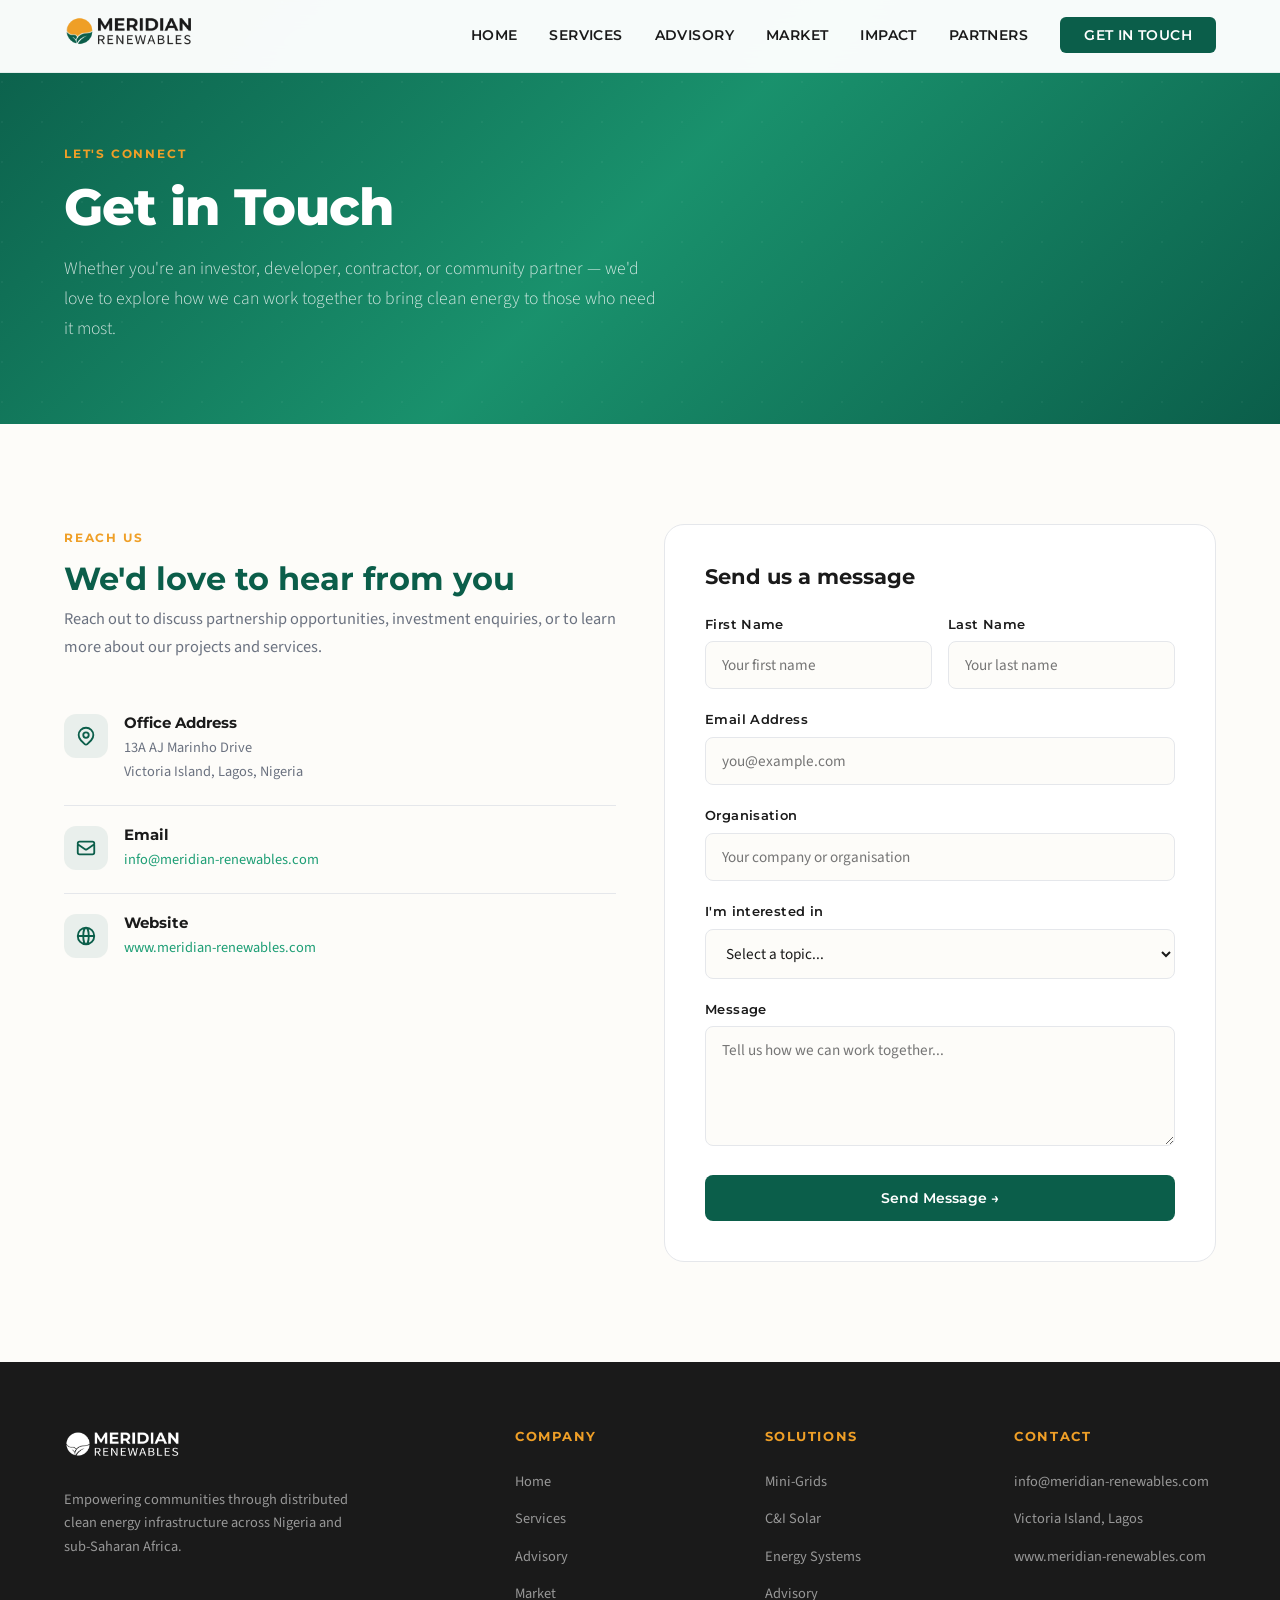
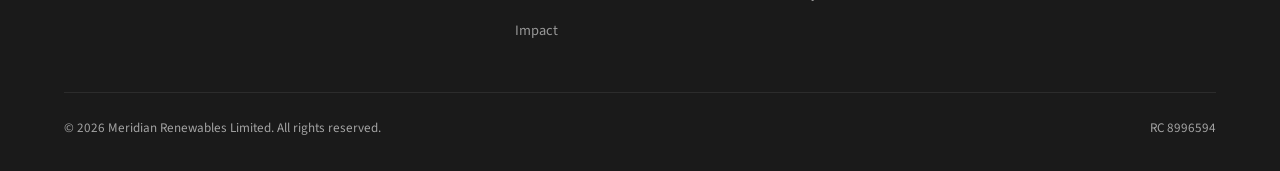
<file: contact.html>
<!DOCTYPE html>
<html lang="en">
<head>
<meta charset="UTF-8">
<meta name="viewport" content="width=device-width, initial-scale=1.0">
<title>Contact Us — Meridian Renewables</title>
<meta name="description" content="Get in touch with Meridian Renewables. Located at Victoria Island, Lagos, Nigeria.">
<meta name="theme-color" content="#0B5E4A" media="(prefers-color-scheme: light)">
<meta name="theme-color" content="#121518" media="(prefers-color-scheme: dark)">
<link rel="canonical" href="https://www.meridian-renewables.com/contact.html">
<link rel="icon" type="image/png" href="images/favicon.png">
<link rel="apple-touch-icon" href="images/favicon.png">
<meta property="og:type" content="website">
<meta property="og:title" content="Contact Us — Meridian Renewables">
<meta property="og:description" content="Get in touch with Meridian Renewables. Located at Victoria Island, Lagos, Nigeria.">
<meta property="og:url" content="https://www.meridian-renewables.com/contact.html">
<meta property="og:image" content="https://www.meridian-renewables.com/images/logo-horizontal.png">
<meta name="twitter:card" content="summary_large_image">
<meta name="twitter:title" content="Contact Us — Meridian Renewables">
<meta name="twitter:description" content="Get in touch with Meridian Renewables. Located at Victoria Island, Lagos, Nigeria.">
<meta name="twitter:image" content="https://www.meridian-renewables.com/images/logo-horizontal.png">
<link rel="preconnect" href="https://fonts.googleapis.com">
<link rel="preconnect" href="https://fonts.gstatic.com" crossorigin>
<link rel="preload" as="style" href="https://fonts.googleapis.com/css2?family=Montserrat:wght@400;500;600;700;800&family=Source+Sans+3:ital,wght@0,300;0,400;0,500;0,600;0,700;1,400&display=swap">
<link href="https://fonts.googleapis.com/css2?family=Montserrat:wght@400;500;600;700;800&family=Source+Sans+3:ital,wght@0,300;0,400;0,500;0,600;0,700;1,400&display=swap" rel="stylesheet" media="print" data-font>
<noscript><link href="https://fonts.googleapis.com/css2?family=Montserrat:wght@400;500;600;700;800&family=Source+Sans+3:ital,wght@0,300;0,400;0,500;0,600;0,700;1,400&display=swap" rel="stylesheet"></noscript>
<link rel="stylesheet" href="css/style.min.css">
</head>
<body>
<a href="#main" class="skip-link">Skip to main content</a>

<!-- NAVIGATION -->
<nav class="nav" id="nav">
  <div class="nav-inner">
    <a href="index.html" class="nav-logo">
      <picture><source srcset="images/logo-horizontal-dark.webp" type="image/webp" media="(prefers-color-scheme: dark)"><source srcset="images/logo-horizontal.webp" type="image/webp"><source srcset="images/logo-horizontal-dark.png" media="(prefers-color-scheme: dark)"><img src="images/logo-horizontal.png" alt="Meridian Renewables" width="131" height="40"></picture>
    </a>
    <ul class="nav-links" id="navLinks">
      <li><a href="index.html">Home</a></li>
      <li><a href="services.html">Services</a></li>
      <li><a href="advisory.html">Advisory</a></li>
      <li><a href="market.html">Market</a></li>
      <li><a href="impact.html">Impact</a></li>
      <li><a href="partners.html">Partners</a></li>
      <li><a href="contact.html" class="nav-cta active">Get in Touch</a></li>
    </ul>
    <div class="nav-hamburger" id="hamburger">
      <span></span><span></span><span></span>
    </div>
  </div>
</nav>

<!-- PAGE HERO -->
<main id="main">
<section class="page-hero" style="background-image: url('https://images.unsplash.com/photo-1532601224476-15c79f2f7a51?w=1400&q=70');">
  <div class="container page-hero-content">
    <span class="section-tag">Let's Connect</span>
    <h1>Get in Touch</h1>
    <p>Whether you're an investor, developer, contractor, or community partner — we'd love to explore how we can work together to bring clean energy to those who need it most.</p>
  </div>
</section>

<!-- CONTACT CONTENT -->
<section class="section section-light">
  <div class="container">
    <div class="contact-grid fade-up">
      <div>
        <span class="section-tag">Reach Us</span>
        <h2 style="font-size: 2rem; color: var(--forest); margin-bottom: 8px;">We'd love to hear from you</h2>
        <p style="color: var(--grey-500); margin-bottom: 32px; font-size: 1.02rem;">Reach out to discuss partnership opportunities, investment enquiries, or to learn more about our projects and services.</p>

        <div class="contact-info-card">
          <div class="contact-info-icon">
            <svg aria-hidden="true" fill="none" stroke="currentColor" viewBox="0 0 24 24"><path stroke-linecap="round" stroke-linejoin="round" stroke-width="2" d="M17.657 16.657L13.414 20.9a1.998 1.998 0 01-2.827 0l-4.244-4.243a8 8 0 1111.314 0z"/><path stroke-linecap="round" stroke-linejoin="round" stroke-width="2" d="M15 11a3 3 0 11-6 0 3 3 0 016 0z"/></svg>
          </div>
          <div>
            <h4>Office Address</h4>
            <p>13A AJ Marinho Drive<br>Victoria Island, Lagos, Nigeria</p>
          </div>
        </div>

        <div class="contact-info-card">
          <div class="contact-info-icon">
            <svg aria-hidden="true" fill="none" stroke="currentColor" viewBox="0 0 24 24"><path stroke-linecap="round" stroke-linejoin="round" stroke-width="2" d="M3 8l7.89 5.26a2 2 0 002.22 0L21 8M5 19h14a2 2 0 002-2V7a2 2 0 00-2-2H5a2 2 0 00-2 2v10a2 2 0 002 2z"/></svg>
          </div>
          <div>
            <h4>Email</h4>
            <p><a href="mailto:info@meridian-renewables.com" style="color: var(--emerald);">info@meridian-renewables.com</a></p>
          </div>
        </div>

        <div class="contact-info-card">
          <div class="contact-info-icon">
            <svg aria-hidden="true" fill="none" stroke="currentColor" viewBox="0 0 24 24"><path stroke-linecap="round" stroke-linejoin="round" stroke-width="2" d="M21 12a9 9 0 01-9 9m9-9a9 9 0 00-9-9m9 9H3m9 9a9 9 0 01-9-9m9 9c1.657 0 3-4.03 3-9s-1.343-9-3-9m0 18c-1.657 0-3-4.03-3-9s1.343-9 3-9m-9 9a9 9 0 019-9"/></svg>
          </div>
          <div>
            <h4>Website</h4>
            <p><a href="https://www.meridian-renewables.com" target="_blank" style="color: var(--emerald);">www.meridian-renewables.com</a></p>
          </div>
        </div>

      </div>

      <div class="contact-form-wrap">
        <h3>Send us a message</h3>
        <form name="contact" method="POST" action="/success.html" data-netlify="true" netlify-honeypot="bot-field">
          <input type="hidden" name="form-name" value="contact">
          <p style="display:none;"><label>Don't fill this out: <input name="bot-field"></label></p>
          <div class="form-row">
            <div class="form-group">
              <label for="first-name">First Name</label>
              <input type="text" id="first-name" name="first-name" placeholder="Your first name" required>
            </div>
            <div class="form-group">
              <label for="last-name">Last Name</label>
              <input type="text" id="last-name" name="last-name" placeholder="Your last name" required>
            </div>
          </div>
          <div class="form-group">
            <label for="email">Email Address</label>
            <input type="email" id="email" name="email" placeholder="you@example.com" required>
          </div>
          <div class="form-group">
            <label for="organisation">Organisation</label>
            <input type="text" id="organisation" name="organisation" placeholder="Your company or organisation">
          </div>
          <div class="form-group">
            <label for="interest">I'm interested in</label>
            <select id="interest" name="interest">
              <option value="">Select a topic...</option>
              <option value="investment">Investment / Financing</option>
              <option value="partnership">Partnership Opportunity</option>
              <option value="epc">EPC / Construction Services</option>
              <option value="equipment">Equipment Supply</option>
              <option value="advisory">Advisory Services</option>
              <option value="general">General Enquiry</option>
            </select>
          </div>
          <div class="form-group">
            <label for="message">Message</label>
            <textarea id="message" name="message" placeholder="Tell us how we can work together..."></textarea>
          </div>
          <button type="submit" class="btn-submit">Send Message →</button>
        </form>
      </div>
    </div>
  </div>
</section>

</main>

<!-- FOOTER -->
<footer class="footer">
  <div class="container">
    <div class="footer-grid">
      <div class="footer-brand">
        <picture><source srcset="images/logo-horizontal-dark.webp" type="image/webp" media="(prefers-color-scheme: dark)"><source srcset="images/logo-horizontal.webp" type="image/webp"><source srcset="images/logo-horizontal-dark.png" media="(prefers-color-scheme: dark)"><img src="images/logo-horizontal.png" alt="Meridian Renewables" width="118" height="36"></picture>
        <p>Empowering communities through distributed clean energy infrastructure across Nigeria and sub-Saharan Africa.</p>
      </div>
      <div>
        <p class="footer-heading">Company</p>
        <ul class="footer-links">
          <li><a href="index.html">Home</a></li>
          <li><a href="services.html">Services</a></li>
          <li><a href="advisory.html">Advisory</a></li>
          <li><a href="market.html">Market</a></li>
          <li><a href="impact.html">Impact</a></li>
        </ul>
      </div>
      <div>
        <p class="footer-heading">Solutions</p>
        <ul class="footer-links">
          <li><a href="services.html">Mini-Grids</a></li>
          <li><a href="services.html">C&I Solar</a></li>
          <li><a href="services.html">Energy Systems</a></li>
          <li><a href="advisory.html">Advisory</a></li>
        </ul>
      </div>
      <div>
        <p class="footer-heading">Contact</p>
        <ul class="footer-links">
          <li><a href="mailto:info@meridian-renewables.com">info@meridian-renewables.com</a></li>
          <li><a href="contact.html">Victoria Island, Lagos</a></li>
          <li><a href="https://www.meridian-renewables.com" target="_blank">www.meridian-renewables.com</a></li>
        </ul>
      </div>
    </div>
    <div class="footer-bottom">
      <span>&copy; 2026 Meridian Renewables Limited. All rights reserved.</span>
      <span>RC 8996594</span>
    </div>
  </div>
</footer>

<script src="js/main.js"></script>
</body>
</html>
</file>
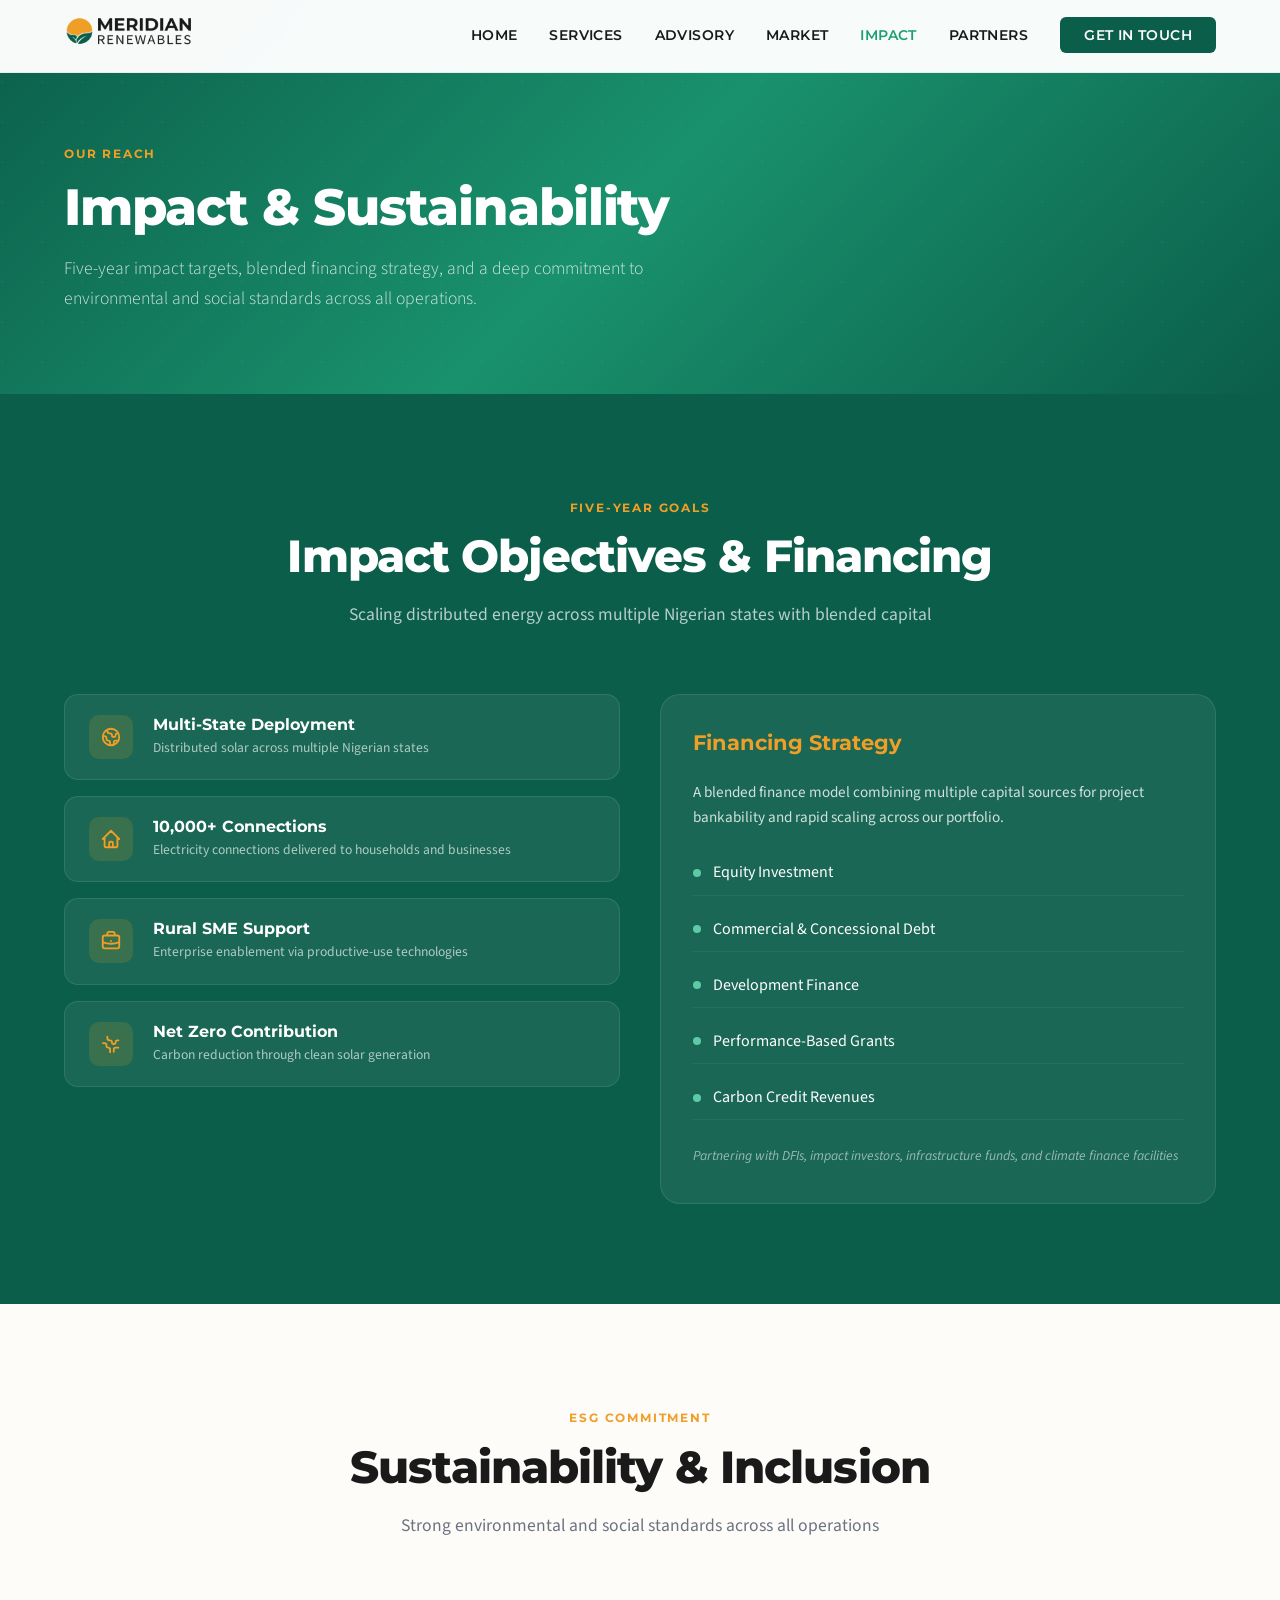
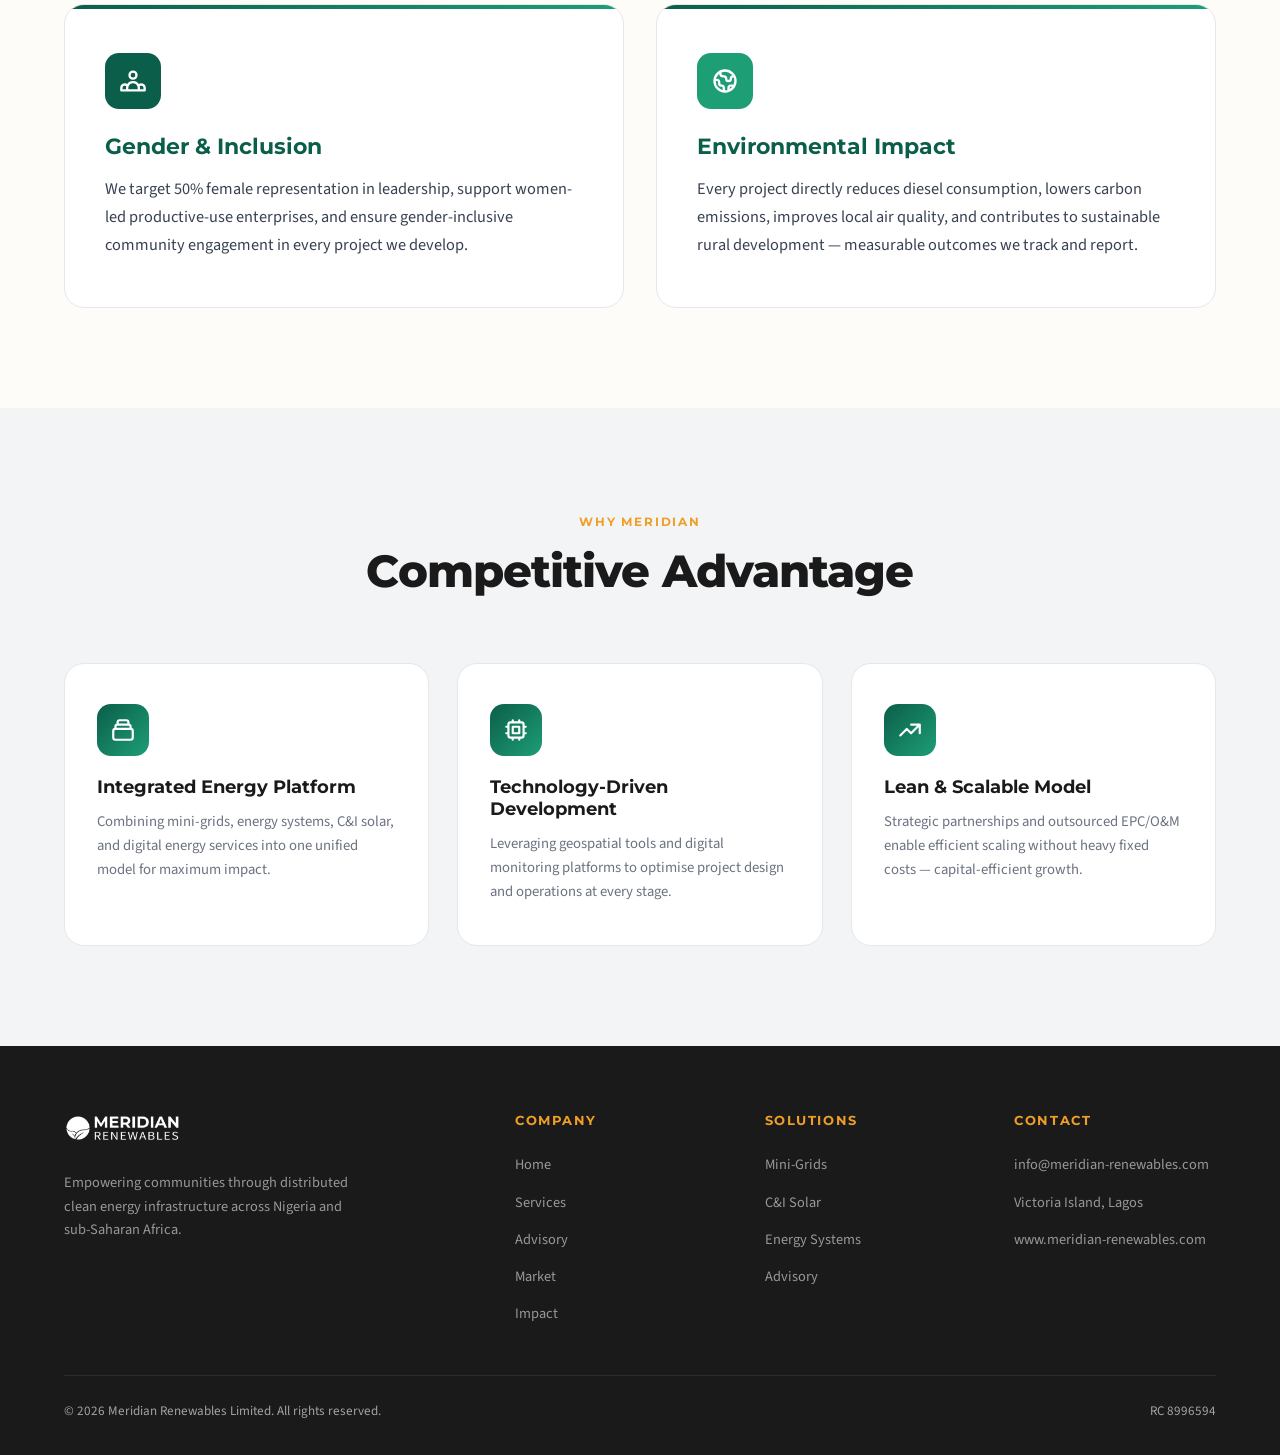
<file: impact.html>
<!DOCTYPE html>
<html lang="en">
<head>
<meta charset="UTF-8">
<meta name="viewport" content="width=device-width, initial-scale=1.0">
<title>Impact & Sustainability — Meridian Renewables</title>
<meta name="description" content="Our five-year impact targets, financing strategy, and commitment to sustainability and gender inclusion across Nigeria.">
<meta name="theme-color" content="#0B5E4A" media="(prefers-color-scheme: light)">
<meta name="theme-color" content="#121518" media="(prefers-color-scheme: dark)">
<link rel="canonical" href="https://www.meridian-renewables.com/impact.html">
<link rel="icon" type="image/png" href="images/favicon.png">
<link rel="apple-touch-icon" href="images/favicon.png">
<meta property="og:type" content="website">
<meta property="og:title" content="Impact & Sustainability — Meridian Renewables">
<meta property="og:description" content="Our five-year impact targets, financing strategy, and commitment to sustainability and gender inclusion across Nigeria.">
<meta property="og:url" content="https://www.meridian-renewables.com/impact.html">
<meta property="og:image" content="https://www.meridian-renewables.com/images/logo-horizontal.png">
<meta name="twitter:card" content="summary_large_image">
<meta name="twitter:title" content="Impact & Sustainability — Meridian Renewables">
<meta name="twitter:description" content="Our five-year impact targets, financing strategy, and commitment to sustainability and gender inclusion across Nigeria.">
<meta name="twitter:image" content="https://www.meridian-renewables.com/images/logo-horizontal.png">
<link rel="preconnect" href="https://fonts.googleapis.com">
<link rel="preconnect" href="https://fonts.gstatic.com" crossorigin>
<link rel="preload" as="style" href="https://fonts.googleapis.com/css2?family=Montserrat:wght@400;500;600;700;800&family=Source+Sans+3:ital,wght@0,300;0,400;0,500;0,600;0,700;1,400&display=swap">
<link href="https://fonts.googleapis.com/css2?family=Montserrat:wght@400;500;600;700;800&family=Source+Sans+3:ital,wght@0,300;0,400;0,500;0,600;0,700;1,400&display=swap" rel="stylesheet" media="print" data-font>
<noscript><link href="https://fonts.googleapis.com/css2?family=Montserrat:wght@400;500;600;700;800&family=Source+Sans+3:ital,wght@0,300;0,400;0,500;0,600;0,700;1,400&display=swap" rel="stylesheet"></noscript>
<link rel="stylesheet" href="css/style.min.css">
</head>
<body>
<a href="#main" class="skip-link">Skip to main content</a>

<!-- NAVIGATION -->
<nav class="nav" id="nav">
  <div class="nav-inner">
    <a href="index.html" class="nav-logo">
      <picture><source srcset="images/logo-horizontal-dark.webp" type="image/webp" media="(prefers-color-scheme: dark)"><source srcset="images/logo-horizontal.webp" type="image/webp"><source srcset="images/logo-horizontal-dark.png" media="(prefers-color-scheme: dark)"><img src="images/logo-horizontal.png" alt="Meridian Renewables" width="131" height="40"></picture>
    </a>
    <ul class="nav-links" id="navLinks">
      <li><a href="index.html">Home</a></li>
      <li><a href="services.html">Services</a></li>
      <li><a href="advisory.html">Advisory</a></li>
      <li><a href="market.html">Market</a></li>
      <li><a href="impact.html" class="active">Impact</a></li>
      <li><a href="partners.html">Partners</a></li>
      <li><a href="contact.html" class="nav-cta">Get in Touch</a></li>
    </ul>
    <div class="nav-hamburger" id="hamburger">
      <span></span><span></span><span></span>
    </div>
  </div>
</nav>

<!-- PAGE HERO -->
<main id="main">
<section class="page-hero" style="background-image: url('https://images.unsplash.com/photo-1497440001374-f26997328c1b?w=1400&q=70');">
  <div class="container page-hero-content">
    <span class="section-tag">Our Reach</span>
    <h1>Impact & Sustainability</h1>
    <p>Five-year impact targets, blended financing strategy, and a deep commitment to environmental and social standards across all operations.</p>
  </div>
</section>

<!-- IMPACT TARGETS + FINANCING -->
<section class="section section-dark">
  <div class="container">
    <div class="section-header fade-up">
      <span class="section-tag">Five-Year Goals</span>
      <h2 class="section-title">Impact Objectives & Financing</h2>
      <p class="section-subtitle">Scaling distributed energy across multiple Nigerian states with blended capital</p>
    </div>
    <div class="impact-grid fade-up">
      <div class="impact-targets">
        <div class="impact-target">
          <div class="impact-target-icon">
            <svg aria-hidden="true" fill="none" stroke="currentColor" viewBox="0 0 24 24"><path stroke-linecap="round" stroke-linejoin="round" stroke-width="2" d="M3.055 11H5a2 2 0 012 2v1a2 2 0 002 2 2 2 0 012 2v2.945M8 3.935V5.5A2.5 2.5 0 0010.5 8h.5a2 2 0 012 2 2 2 0 104 0 2 2 0 012-2h1.064M15 20.488V18a2 2 0 012-2h3.064M21 12a9 9 0 11-18 0 9 9 0 0118 0z"/></svg>
          </div>
          <div>
            <h4>Multi-State Deployment</h4>
            <p>Distributed solar across multiple Nigerian states</p>
          </div>
        </div>
        <div class="impact-target">
          <div class="impact-target-icon">
            <svg aria-hidden="true" fill="none" stroke="currentColor" viewBox="0 0 24 24"><path stroke-linecap="round" stroke-linejoin="round" stroke-width="2" d="M3 12l2-2m0 0l7-7 7 7M5 10v10a1 1 0 001 1h3m10-11l2 2m-2-2v10a1 1 0 01-1 1h-3m-6 0a1 1 0 001-1v-4a1 1 0 011-1h2a1 1 0 011 1v4a1 1 0 001 1m-6 0h6"/></svg>
          </div>
          <div>
            <h4>10,000+ Connections</h4>
            <p>Electricity connections delivered to households and businesses</p>
          </div>
        </div>
        <div class="impact-target">
          <div class="impact-target-icon">
            <svg aria-hidden="true" fill="none" stroke="currentColor" viewBox="0 0 24 24"><path stroke-linecap="round" stroke-linejoin="round" stroke-width="2" d="M21 13.255A23.931 23.931 0 0112 15c-3.183 0-6.22-.62-9-1.745M16 6V4a2 2 0 00-2-2h-4a2 2 0 00-2 2v2m4 6h.01M5 20h14a2 2 0 002-2V8a2 2 0 00-2-2H5a2 2 0 00-2 2v10a2 2 0 002 2z"/></svg>
          </div>
          <div>
            <h4>Rural SME Support</h4>
            <p>Enterprise enablement via productive-use technologies</p>
          </div>
        </div>
        <div class="impact-target">
          <div class="impact-target-icon">
            <svg aria-hidden="true" fill="none" stroke="currentColor" viewBox="0 0 24 24"><path stroke-linecap="round" stroke-linejoin="round" stroke-width="2" d="M3.055 11H5a2 2 0 012 2v1a2 2 0 002 2 2 2 0 012 2v2.945M8 3.935V5.5A2.5 2.5 0 0010.5 8h.5a2 2 0 012 2 2 2 0 104 0 2 2 0 012-2h1.064M15 20.488V18a2 2 0 012-2h3.064"/></svg>
          </div>
          <div>
            <h4>Net Zero Contribution</h4>
            <p>Carbon reduction through clean solar generation</p>
          </div>
        </div>
      </div>
      <div class="impact-states">
        <h3>Financing Strategy</h3>
        <p style="font-size: 0.95rem; opacity: 0.8; margin-bottom: 20px;">A blended finance model combining multiple capital sources for project bankability and rapid scaling across our portfolio.</p>
        <div class="state-list">
          <div class="state-item"><span class="state-dot"></span> Equity Investment</div>
          <div class="state-item"><span class="state-dot"></span> Commercial & Concessional Debt</div>
          <div class="state-item"><span class="state-dot"></span> Development Finance</div>
          <div class="state-item"><span class="state-dot"></span> Performance-Based Grants</div>
          <div class="state-item"><span class="state-dot"></span> Carbon Credit Revenues</div>
        </div>
        <p style="margin-top: 24px; font-size: 0.85rem; opacity: 0.55; font-style: italic;">Partnering with DFIs, impact investors, infrastructure funds, and climate finance facilities</p>
      </div>
    </div>
  </div>
</section>

<!-- SUSTAINABILITY -->
<section class="section section-light">
  <div class="container">
    <div class="section-header fade-up">
      <span class="section-tag">ESG Commitment</span>
      <h2 class="section-title">Sustainability & Inclusion</h2>
      <p class="section-subtitle">Strong environmental and social standards across all operations</p>
    </div>
    <div class="vm-cards fade-up">
      <div class="vm-card">
        <div class="vm-card-icon" style="background: var(--forest);">
          <svg aria-hidden="true" fill="none" stroke="currentColor" viewBox="0 0 24 24"><path stroke-linecap="round" stroke-linejoin="round" stroke-width="2" d="M17 20h5v-2a3 3 0 00-5.356-1.857M17 20H7m10 0v-2c0-.656-.126-1.283-.356-1.857M7 20H2v-2a3 3 0 015.356-1.857M7 20v-2c0-.656.126-1.283.356-1.857m0 0a5.002 5.002 0 019.288 0M15 7a3 3 0 11-6 0 3 3 0 016 0z"/></svg>
        </div>
        <h3>Gender & Inclusion</h3>
        <p>We target 50% female representation in leadership, support women-led productive-use enterprises, and ensure gender-inclusive community engagement in every project we develop.</p>
      </div>
      <div class="vm-card">
        <div class="vm-card-icon" style="background: var(--emerald);">
          <svg aria-hidden="true" fill="none" stroke="currentColor" viewBox="0 0 24 24"><path stroke-linecap="round" stroke-linejoin="round" stroke-width="2" d="M3.055 11H5a2 2 0 012 2v1a2 2 0 002 2 2 2 0 012 2v2.945M8 3.935V5.5A2.5 2.5 0 0010.5 8h.5a2 2 0 012 2 2 2 0 104 0 2 2 0 012-2h1.064M15 20.488V18a2 2 0 012-2h3.064M21 12a9 9 0 11-18 0 9 9 0 0118 0z"/></svg>
        </div>
        <h3>Environmental Impact</h3>
        <p>Every project directly reduces diesel consumption, lowers carbon emissions, improves local air quality, and contributes to sustainable rural development — measurable outcomes we track and report.</p>
      </div>
    </div>
  </div>
</section>

<!-- COMPETITIVE ADVANTAGE -->
<section class="section section-grey">
  <div class="container">
    <div class="section-header fade-up">
      <span class="section-tag">Why Meridian</span>
      <h2 class="section-title">Competitive Advantage</h2>
    </div>
    <div class="tech-grid fade-up">
      <div class="tech-card">
        <div class="tech-card-icon">
          <svg aria-hidden="true" fill="none" stroke="currentColor" viewBox="0 0 24 24"><path stroke-linecap="round" stroke-linejoin="round" stroke-width="2" d="M19 11H5m14 0a2 2 0 012 2v6a2 2 0 01-2 2H5a2 2 0 01-2-2v-6a2 2 0 012-2m14 0V9a2 2 0 00-2-2M5 11V9a2 2 0 012-2m0 0V5a2 2 0 012-2h6a2 2 0 012 2v2M7 7h10"/></svg>
        </div>
        <h3>Integrated Energy Platform</h3>
        <p>Combining mini-grids, energy systems, C&I solar, and digital energy services into one unified model for maximum impact.</p>
      </div>
      <div class="tech-card">
        <div class="tech-card-icon">
          <svg aria-hidden="true" fill="none" stroke="currentColor" viewBox="0 0 24 24"><path stroke-linecap="round" stroke-linejoin="round" stroke-width="2" d="M9 3v2m6-2v2M9 19v2m6-2v2M5 9H3m2 6H3m18-6h-2m2 6h-2M7 19h10a2 2 0 002-2V7a2 2 0 00-2-2H7a2 2 0 00-2 2v10a2 2 0 002 2zM9 9h6v6H9V9z"/></svg>
        </div>
        <h3>Technology-Driven Development</h3>
        <p>Leveraging geospatial tools and digital monitoring platforms to optimise project design and operations at every stage.</p>
      </div>
      <div class="tech-card">
        <div class="tech-card-icon">
          <svg aria-hidden="true" fill="none" stroke="currentColor" viewBox="0 0 24 24"><path stroke-linecap="round" stroke-linejoin="round" stroke-width="2" d="M13 7h8m0 0v8m0-8l-8 8-4-4-6 6"/></svg>
        </div>
        <h3>Lean & Scalable Model</h3>
        <p>Strategic partnerships and outsourced EPC/O&M enable efficient scaling without heavy fixed costs — capital-efficient growth.</p>
      </div>
    </div>
  </div>
</section>

</main>

<!-- FOOTER -->
<footer class="footer">
  <div class="container">
    <div class="footer-grid">
      <div class="footer-brand">
        <picture><source srcset="images/logo-horizontal-dark.webp" type="image/webp" media="(prefers-color-scheme: dark)"><source srcset="images/logo-horizontal.webp" type="image/webp"><source srcset="images/logo-horizontal-dark.png" media="(prefers-color-scheme: dark)"><img src="images/logo-horizontal.png" alt="Meridian Renewables" width="118" height="36"></picture>
        <p>Empowering communities through distributed clean energy infrastructure across Nigeria and sub-Saharan Africa.</p>
      </div>
      <div>
        <p class="footer-heading">Company</p>
        <ul class="footer-links">
          <li><a href="index.html">Home</a></li>
          <li><a href="services.html">Services</a></li>
          <li><a href="advisory.html">Advisory</a></li>
          <li><a href="market.html">Market</a></li>
          <li><a href="impact.html">Impact</a></li>
        </ul>
      </div>
      <div>
        <p class="footer-heading">Solutions</p>
        <ul class="footer-links">
          <li><a href="services.html">Mini-Grids</a></li>
          <li><a href="services.html">C&I Solar</a></li>
          <li><a href="services.html">Energy Systems</a></li>
          <li><a href="advisory.html">Advisory</a></li>
        </ul>
      </div>
      <div>
        <p class="footer-heading">Contact</p>
        <ul class="footer-links">
          <li><a href="mailto:info@meridian-renewables.com">info@meridian-renewables.com</a></li>
          <li><a href="contact.html">Victoria Island, Lagos</a></li>
          <li><a href="https://www.meridian-renewables.com" target="_blank">www.meridian-renewables.com</a></li>
        </ul>
      </div>
    </div>
    <div class="footer-bottom">
      <span>&copy; 2026 Meridian Renewables Limited. All rights reserved.</span>
      <span>RC 8996594</span>
    </div>
  </div>
</footer>

<script src="js/main.js"></script>
</body>
</html>
</file>
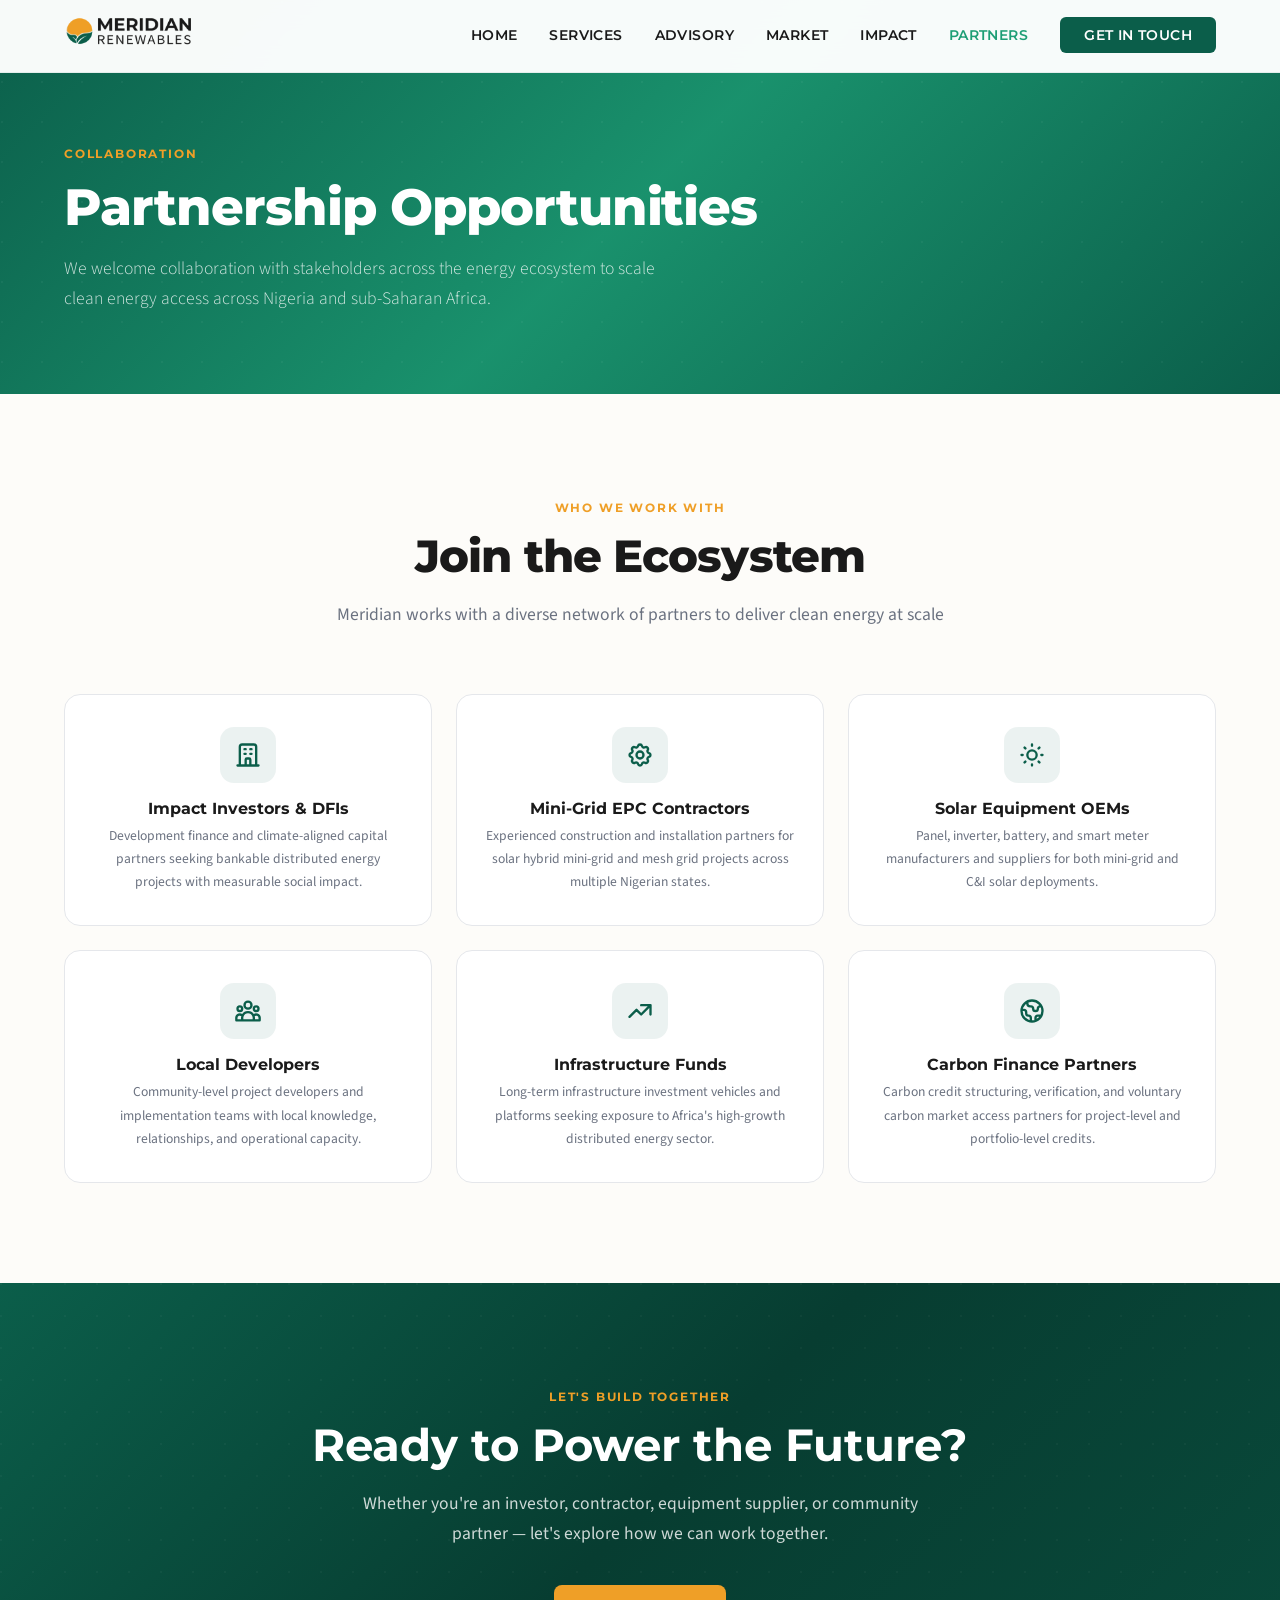
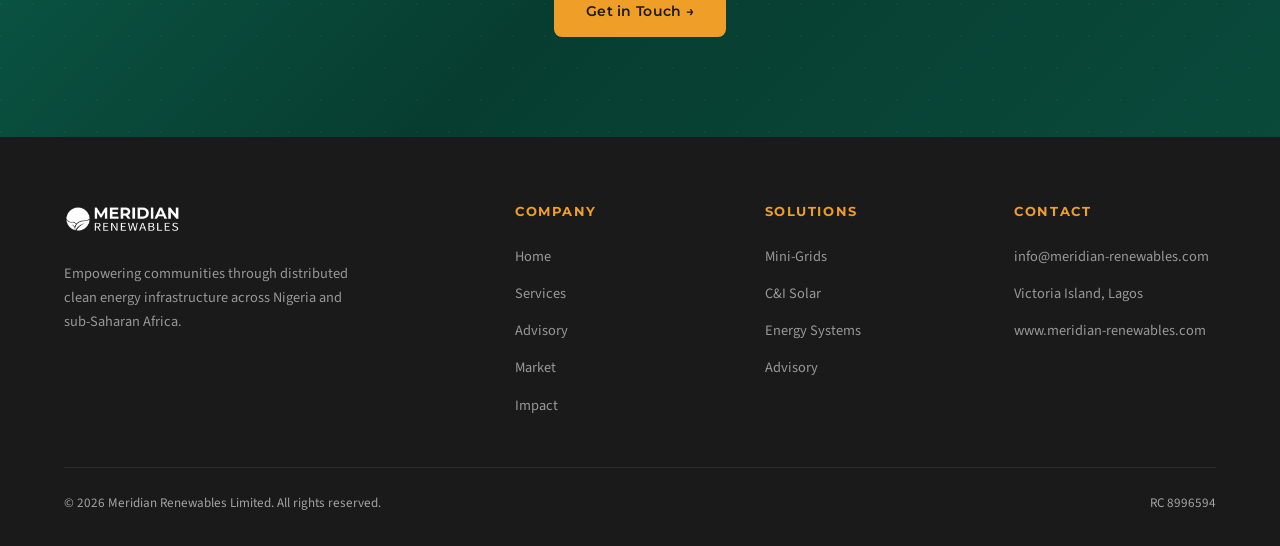
<file: partners.html>
<!DOCTYPE html>
<html lang="en">
<head>
<meta charset="UTF-8">
<meta name="viewport" content="width=device-width, initial-scale=1.0">
<title>Partnership Opportunities — Meridian Renewables</title>
<meta name="description" content="We welcome collaboration with stakeholders across the energy ecosystem — EPC contractors, investors, equipment OEMs, and local developers.">
<meta name="theme-color" content="#0B5E4A" media="(prefers-color-scheme: light)">
<meta name="theme-color" content="#121518" media="(prefers-color-scheme: dark)">
<link rel="canonical" href="https://www.meridian-renewables.com/partners.html">
<link rel="icon" type="image/png" href="images/favicon.png">
<link rel="apple-touch-icon" href="images/favicon.png">
<meta property="og:type" content="website">
<meta property="og:title" content="Partnership Opportunities — Meridian Renewables">
<meta property="og:description" content="We welcome collaboration with stakeholders across the energy ecosystem — EPC contractors, investors, equipment OEMs, and local developers.">
<meta property="og:url" content="https://www.meridian-renewables.com/partners.html">
<meta property="og:image" content="https://www.meridian-renewables.com/images/logo-horizontal.png">
<meta name="twitter:card" content="summary_large_image">
<meta name="twitter:title" content="Partnership Opportunities — Meridian Renewables">
<meta name="twitter:description" content="We welcome collaboration with stakeholders across the energy ecosystem — EPC contractors, investors, equipment OEMs, and local developers.">
<meta name="twitter:image" content="https://www.meridian-renewables.com/images/logo-horizontal.png">
<link rel="preconnect" href="https://fonts.googleapis.com">
<link rel="preconnect" href="https://fonts.gstatic.com" crossorigin>
<link rel="preload" as="style" href="https://fonts.googleapis.com/css2?family=Montserrat:wght@400;500;600;700;800&family=Source+Sans+3:ital,wght@0,300;0,400;0,500;0,600;0,700;1,400&display=swap">
<link href="https://fonts.googleapis.com/css2?family=Montserrat:wght@400;500;600;700;800&family=Source+Sans+3:ital,wght@0,300;0,400;0,500;0,600;0,700;1,400&display=swap" rel="stylesheet" media="print" data-font>
<noscript><link href="https://fonts.googleapis.com/css2?family=Montserrat:wght@400;500;600;700;800&family=Source+Sans+3:ital,wght@0,300;0,400;0,500;0,600;0,700;1,400&display=swap" rel="stylesheet"></noscript>
<link rel="stylesheet" href="css/style.min.css">
</head>
<body>
<a href="#main" class="skip-link">Skip to main content</a>

<!-- NAVIGATION -->
<nav class="nav" id="nav">
  <div class="nav-inner">
    <a href="index.html" class="nav-logo">
      <picture><source srcset="images/logo-horizontal-dark.webp" type="image/webp" media="(prefers-color-scheme: dark)"><source srcset="images/logo-horizontal.webp" type="image/webp"><source srcset="images/logo-horizontal-dark.png" media="(prefers-color-scheme: dark)"><img src="images/logo-horizontal.png" alt="Meridian Renewables" width="131" height="40"></picture>
    </a>
    <ul class="nav-links" id="navLinks">
      <li><a href="index.html">Home</a></li>
      <li><a href="services.html">Services</a></li>
      <li><a href="advisory.html">Advisory</a></li>
      <li><a href="market.html">Market</a></li>
      <li><a href="impact.html">Impact</a></li>
      <li><a href="partners.html" class="active">Partners</a></li>
      <li><a href="contact.html" class="nav-cta">Get in Touch</a></li>
    </ul>
    <div class="nav-hamburger" id="hamburger">
      <span></span><span></span><span></span>
    </div>
  </div>
</nav>

<!-- PAGE HERO -->
<main id="main">
<section class="page-hero" style="background-image: url('https://images.unsplash.com/photo-1508514177221-188b1cf16e9d?w=1400&q=70');">
  <div class="container page-hero-content">
    <span class="section-tag">Collaboration</span>
    <h1>Partnership Opportunities</h1>
    <p>We welcome collaboration with stakeholders across the energy ecosystem to scale clean energy access across Nigeria and sub-Saharan Africa.</p>
  </div>
</section>

<!-- PARTNERS -->
<section class="section section-light">
  <div class="container">
    <div class="section-header fade-up">
      <span class="section-tag">Who We Work With</span>
      <h2 class="section-title">Join the Ecosystem</h2>
      <p class="section-subtitle">Meridian works with a diverse network of partners to deliver clean energy at scale</p>
    </div>
    <div class="partners-grid fade-up">
      <div class="partner-card">
        <div class="partner-icon">
          <svg aria-hidden="true" fill="none" stroke="currentColor" viewBox="0 0 24 24"><path stroke-linecap="round" stroke-linejoin="round" stroke-width="2" d="M19 21V5a2 2 0 00-2-2H7a2 2 0 00-2 2v16m14 0h2m-2 0h-5m-9 0H3m2 0h5M9 7h1m-1 4h1m4-4h1m-1 4h1m-5 10v-5a1 1 0 011-1h2a1 1 0 011 1v5m-4 0h4"/></svg>
        </div>
        <h4>Impact Investors & DFIs</h4>
        <p>Development finance and climate-aligned capital partners seeking bankable distributed energy projects with measurable social impact.</p>
      </div>
      <div class="partner-card">
        <div class="partner-icon">
          <svg aria-hidden="true" fill="none" stroke="currentColor" viewBox="0 0 24 24"><path stroke-linecap="round" stroke-linejoin="round" stroke-width="2" d="M10.325 4.317c.426-1.756 2.924-1.756 3.35 0a1.724 1.724 0 002.573 1.066c1.543-.94 3.31.826 2.37 2.37a1.724 1.724 0 001.066 2.573c1.756.426 1.756 2.924 0 3.35a1.724 1.724 0 00-1.066 2.573c.94 1.543-.826 3.31-2.37 2.37a1.724 1.724 0 00-2.573 1.066c-.426 1.756-2.924 1.756-3.35 0a1.724 1.724 0 00-2.573-1.066c-1.543.94-3.31-.826-2.37-2.37a1.724 1.724 0 00-1.066-2.573c-1.756-.426-1.756-2.924 0-3.35a1.724 1.724 0 001.066-2.573c-.94-1.543.826-3.31 2.37-2.37.996.608 2.296.07 2.572-1.065z"/><path stroke-linecap="round" stroke-linejoin="round" stroke-width="2" d="M15 12a3 3 0 11-6 0 3 3 0 016 0z"/></svg>
        </div>
        <h4>Mini-Grid EPC Contractors</h4>
        <p>Experienced construction and installation partners for solar hybrid mini-grid and mesh grid projects across multiple Nigerian states.</p>
      </div>
      <div class="partner-card">
        <div class="partner-icon">
          <svg aria-hidden="true" fill="none" stroke="currentColor" viewBox="0 0 24 24"><path stroke-linecap="round" stroke-linejoin="round" stroke-width="2" d="M12 3v1m0 16v1m9-9h-1M4 12H3m15.364 6.364l-.707-.707M6.343 6.343l-.707-.707m12.728 0l-.707.707M6.343 17.657l-.707.707M16 12a4 4 0 11-8 0 4 4 0 018 0z"/></svg>
        </div>
        <h4>Solar Equipment OEMs</h4>
        <p>Panel, inverter, battery, and smart meter manufacturers and suppliers for both mini-grid and C&I solar deployments.</p>
      </div>
      <div class="partner-card">
        <div class="partner-icon">
          <svg aria-hidden="true" fill="none" stroke="currentColor" viewBox="0 0 24 24"><path stroke-linecap="round" stroke-linejoin="round" stroke-width="2" d="M17 20h5v-2a3 3 0 00-5.356-1.857M17 20H7m10 0v-2c0-.656-.126-1.283-.356-1.857M7 20H2v-2a3 3 0 015.356-1.857M7 20v-2c0-.656.126-1.283.356-1.857m0 0a5.002 5.002 0 019.288 0M15 7a3 3 0 11-6 0 3 3 0 016 0zm6 3a2 2 0 11-4 0 2 2 0 014 0zM7 10a2 2 0 11-4 0 2 2 0 014 0z"/></svg>
        </div>
        <h4>Local Developers</h4>
        <p>Community-level project developers and implementation teams with local knowledge, relationships, and operational capacity.</p>
      </div>
      <div class="partner-card">
        <div class="partner-icon">
          <svg aria-hidden="true" fill="none" stroke="currentColor" viewBox="0 0 24 24"><path stroke-linecap="round" stroke-linejoin="round" stroke-width="2" d="M13 7h8m0 0v8m0-8l-8 8-4-4-6 6"/></svg>
        </div>
        <h4>Infrastructure Funds</h4>
        <p>Long-term infrastructure investment vehicles and platforms seeking exposure to Africa's high-growth distributed energy sector.</p>
      </div>
      <div class="partner-card">
        <div class="partner-icon">
          <svg aria-hidden="true" fill="none" stroke="currentColor" viewBox="0 0 24 24"><path stroke-linecap="round" stroke-linejoin="round" stroke-width="2" d="M3.055 11H5a2 2 0 012 2v1a2 2 0 002 2 2 2 0 012 2v2.945M8 3.935V5.5A2.5 2.5 0 0010.5 8h.5a2 2 0 012 2 2 2 0 104 0 2 2 0 012-2h1.064M15 20.488V18a2 2 0 012-2h3.064M21 12a9 9 0 11-18 0 9 9 0 0118 0z"/></svg>
        </div>
        <h4>Carbon Finance Partners</h4>
        <p>Carbon credit structuring, verification, and voluntary carbon market access partners for project-level and portfolio-level credits.</p>
      </div>
    </div>
  </div>
</section>

<!-- CTA -->
<section class="cta-section">
  <div class="container cta-content">
    <span class="section-tag">Let's Build Together</span>
    <h2>Ready to Power the Future?</h2>
    <p>Whether you're an investor, contractor, equipment supplier, or community partner — let's explore how we can work together.</p>
    <div>
      <a href="contact.html" class="btn btn-gold">Get in Touch →</a>
    </div>
  </div>
</section>

</main>

<!-- FOOTER -->
<footer class="footer">
  <div class="container">
    <div class="footer-grid">
      <div class="footer-brand">
        <picture><source srcset="images/logo-horizontal-dark.webp" type="image/webp" media="(prefers-color-scheme: dark)"><source srcset="images/logo-horizontal.webp" type="image/webp"><source srcset="images/logo-horizontal-dark.png" media="(prefers-color-scheme: dark)"><img src="images/logo-horizontal.png" alt="Meridian Renewables" width="118" height="36"></picture>
        <p>Empowering communities through distributed clean energy infrastructure across Nigeria and sub-Saharan Africa.</p>
      </div>
      <div>
        <p class="footer-heading">Company</p>
        <ul class="footer-links">
          <li><a href="index.html">Home</a></li>
          <li><a href="services.html">Services</a></li>
          <li><a href="advisory.html">Advisory</a></li>
          <li><a href="market.html">Market</a></li>
          <li><a href="impact.html">Impact</a></li>
        </ul>
      </div>
      <div>
        <p class="footer-heading">Solutions</p>
        <ul class="footer-links">
          <li><a href="services.html">Mini-Grids</a></li>
          <li><a href="services.html">C&I Solar</a></li>
          <li><a href="services.html">Energy Systems</a></li>
          <li><a href="advisory.html">Advisory</a></li>
        </ul>
      </div>
      <div>
        <p class="footer-heading">Contact</p>
        <ul class="footer-links">
          <li><a href="mailto:info@meridian-renewables.com">info@meridian-renewables.com</a></li>
          <li><a href="contact.html">Victoria Island, Lagos</a></li>
          <li><a href="https://www.meridian-renewables.com" target="_blank">www.meridian-renewables.com</a></li>
        </ul>
      </div>
    </div>
    <div class="footer-bottom">
      <span>&copy; 2026 Meridian Renewables Limited. All rights reserved.</span>
      <span>RC 8996594</span>
    </div>
  </div>
</footer>

<script src="js/main.js"></script>
</body>
</html>
</file>
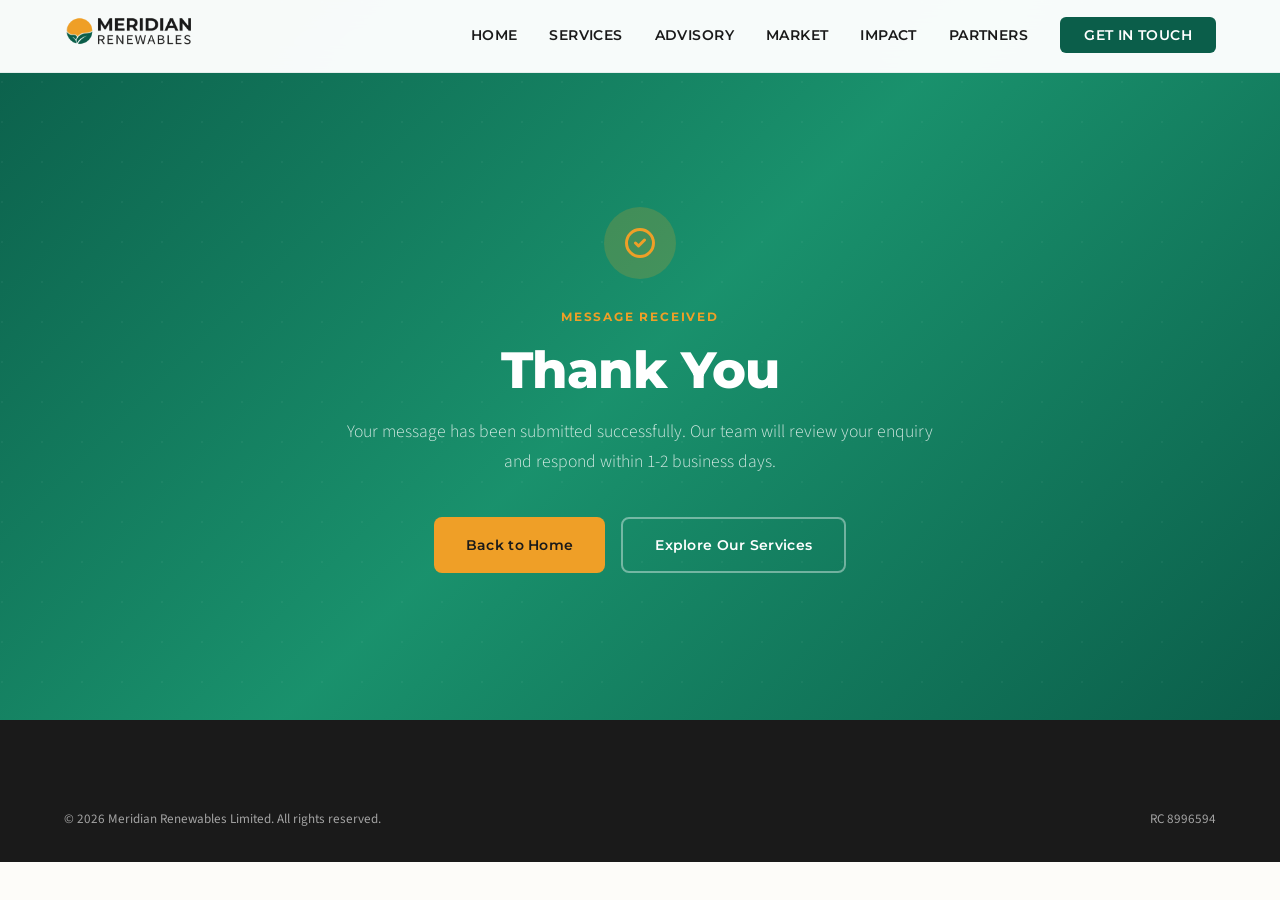
<file: success.html>
<!DOCTYPE html>
<html lang="en">
<head>
<meta charset="UTF-8">
<meta name="viewport" content="width=device-width, initial-scale=1.0">
<title>Message Sent — Meridian Renewables</title>
<meta name="theme-color" content="#0B5E4A" media="(prefers-color-scheme: light)">
<meta name="theme-color" content="#121518" media="(prefers-color-scheme: dark)">
<link rel="icon" type="image/png" href="images/favicon.png">
<link rel="preconnect" href="https://fonts.googleapis.com">
<link rel="preconnect" href="https://fonts.gstatic.com" crossorigin>
<link rel="preload" as="style" href="https://fonts.googleapis.com/css2?family=Montserrat:wght@400;500;600;700;800&family=Source+Sans+3:ital,wght@0,300;0,400;0,500;0,600;0,700;1,400&display=swap">
<link href="https://fonts.googleapis.com/css2?family=Montserrat:wght@400;500;600;700;800&family=Source+Sans+3:ital,wght@0,300;0,400;0,500;0,600;0,700;1,400&display=swap" rel="stylesheet" media="print" data-font>
<noscript><link href="https://fonts.googleapis.com/css2?family=Montserrat:wght@400;500;600;700;800&family=Source+Sans+3:ital,wght@0,300;0,400;0,500;0,600;0,700;1,400&display=swap" rel="stylesheet"></noscript>
<link rel="stylesheet" href="css/style.min.css">
</head>
<body>
<a href="#main" class="skip-link">Skip to main content</a>

<!-- NAVIGATION -->
<nav class="nav" id="nav">
  <div class="nav-inner">
    <a href="index.html" class="nav-logo">
      <picture><source srcset="images/logo-horizontal-dark.webp" type="image/webp" media="(prefers-color-scheme: dark)"><source srcset="images/logo-horizontal.webp" type="image/webp"><source srcset="images/logo-horizontal-dark.png" media="(prefers-color-scheme: dark)"><img src="images/logo-horizontal.png" alt="Meridian Renewables" width="131" height="40"></picture>
    </a>
    <ul class="nav-links" id="navLinks">
      <li><a href="index.html">Home</a></li>
      <li><a href="services.html">Services</a></li>
      <li><a href="advisory.html">Advisory</a></li>
      <li><a href="market.html">Market</a></li>
      <li><a href="impact.html">Impact</a></li>
      <li><a href="partners.html">Partners</a></li>
      <li><a href="contact.html" class="nav-cta">Get in Touch</a></li>
    </ul>
    <div class="nav-hamburger" id="hamburger">
      <span></span><span></span><span></span>
    </div>
  </div>
</nav>

<main id="main">
<!-- SUCCESS CONTENT -->
<section class="page-hero" style="min-height:80vh; display:flex; align-items:center;">
  <div class="container page-hero-content" style="text-align:center; max-width:640px; margin:0 auto;">
    <div class="success-icon-circle">
      <svg aria-hidden="true" width="36" height="36" fill="none" stroke="var(--gold)" viewBox="0 0 24 24"><path stroke-linecap="round" stroke-linejoin="round" stroke-width="2" d="M9 12l2 2 4-4m6 2a9 9 0 11-18 0 9 9 0 0118 0z"/></svg>
    </div>
    <span class="section-tag">Message Received</span>
    <h1 style="margin-bottom:16px;">Thank You</h1>
    <p style="margin-bottom:40px;">Your message has been submitted successfully. Our team will review your enquiry and respond within 1-2 business days.</p>
    <div style="display:flex; gap:16px; justify-content:center; flex-wrap:wrap;">
      <a href="index.html" class="btn btn-gold">Back to Home</a>
      <a href="services.html" class="btn btn-outline">Explore Our Services</a>
    </div>
  </div>
</section>

</main>

<!-- FOOTER -->
<footer class="footer">
  <div class="container">
    <div class="footer-bottom" style="border-top:none;">
      <span>&copy; 2026 Meridian Renewables Limited. All rights reserved.</span>
      <span>RC 8996594</span>
    </div>
  </div>
</footer>

<script src="js/main.js"></script>
</body>
</html>
</file>
<file: css/style.min.css>
:root{--forest:#0B5E4A;--forest-dark:#094A3B;--emerald:#1D9E75;--emerald-light:#5DCAA5;--gold:#EF9F27;--amber:#BA7517;--charcoal:#1A1A1A;--offwhite:#F8F7F4;--cream:#FDFCF9;--grey-100:#F3F4F6;--grey-200:#E5E7EB;--grey-300:#D1D5DB;--grey-500:#6B7280;--grey-700:#374151;--bg-card:#fff;--bg-footer:#1A1A1A;--border-color:#E5E7EB;--nav-bg:rgba(255,255,255,0.97);--nav-border:rgba(11,94,74,0.08);--shadow-color:rgba(0,0,0,0.08);--icon-tint-bg:rgba(11,94,74,0.08);--text-muted:#6B7280}*{margin:0;padding:0;box-sizing:border-box}html{scroll-behavior:smooth;font-size:16px}body{font-family:'Source Sans 3','Segoe UI',sans-serif;color:var(--charcoal);background:var(--cream);line-height:1.7;-webkit-font-smoothing:antialiased}h1,h2,h3,h4,h5,h6{font-family:Montserrat,sans-serif;line-height:1.2;font-weight:700}img{max-width:100%;height:auto}a{color:inherit;text-decoration:none}.container{max-width:1200px;margin:0 auto;padding:0 24px}.nav{position:fixed;top:0;left:0;right:0;z-index:1000;background:var(--nav-bg);backdrop-filter:blur(12px);border-bottom:1px solid var(--nav-border);transition:all .3s ease}.nav.scrolled{box-shadow:0 2px 20px var(--shadow-color)}.nav-inner{max-width:1200px;margin:0 auto;padding:0 24px;display:flex;align-items:center;justify-content:space-between;height:72px}.nav-logo img{height:40px;width:auto}.nav-links{display:flex;gap:32px;align-items:center;list-style:none}.nav-links a{font-family:Montserrat,sans-serif;font-size:.85rem;font-weight:600;letter-spacing:.03em;color:var(--charcoal);transition:color .2s;text-transform:uppercase}.nav-links a:hover{color:var(--emerald)}.nav-cta{background:var(--forest);color:#fff!important;padding:10px 24px;border-radius:6px;transition:background .2s,transform .2s}.nav-cta:hover{background:var(--emerald)!important;transform:translateY(-1px)}.nav-hamburger{display:none;flex-direction:column;gap:5px;cursor:pointer;padding:8px}.nav-hamburger span{width:24px;height:2px;background:var(--charcoal);transition:.3s}.hero{position:relative;min-height:100vh;display:flex;align-items:center;overflow:hidden;background:var(--forest)}.hero-bg{position:absolute;inset:0;background:url('https://images.unsplash.com/photo-1509391366360-2e959784a276?w=1920&q=80&fm=webp') center/cover no-repeat;opacity:.25}.hero-overlay{position:absolute;inset:0;background:linear-gradient(135deg,rgba(11,94,74,.92) 0,rgba(29,158,117,.75) 50%,rgba(11,94,74,.88) 100%)}.hero-pattern{position:absolute;inset:0;background-image:radial-gradient(circle at 2px 2px,rgba(255,255,255,.04) 1px,transparent 0);background-size:40px 40px}.hero-content{position:relative;z-index:2;max-width:1200px;margin:0 auto;padding:120px 24px 80px;display:grid;grid-template-columns:1fr 1fr;gap:60px;align-items:center}.hero-text{color:#fff}.hero-badge{display:inline-flex;align-items:center;gap:8px;background:rgba(255,255,255,.12);border:1px solid rgba(255,255,255,.2);padding:8px 16px;border-radius:100px;font-size:.8rem;font-weight:600;letter-spacing:.1em;text-transform:uppercase;margin-bottom:28px;backdrop-filter:blur(4px)}.hero-badge-dot{width:8px;height:8px;background:var(--gold);border-radius:50%;animation:pulse-dot 2s ease infinite}@keyframes pulse-dot{0%,100%{opacity:1;transform:scale(1)}50%{opacity:.6;transform:scale(1.3)}}.hero h1{font-size:clamp(2.5rem, 5vw, 4rem);font-weight:800;line-height:1.08;margin-bottom:24px;letter-spacing:-.02em}.hero h1 span{color:var(--gold)}.hero-subtitle{font-size:1.15rem;line-height:1.75;opacity:.9;margin-bottom:36px;max-width:520px;font-weight:300}.hero-actions{display:flex;gap:16px;flex-wrap:wrap}.btn{display:inline-flex;align-items:center;gap:8px;padding:14px 32px;border-radius:8px;font-family:Montserrat,sans-serif;font-size:.9rem;font-weight:600;letter-spacing:.02em;transition:all .25s ease;cursor:pointer;border:none}.btn-gold{background:var(--gold);color:var(--charcoal)}.btn-gold:hover{background:var(--amber);transform:translateY(-2px);box-shadow:0 8px 24px rgba(239,159,39,.3)}.btn-outline{background:0 0;color:#fff;border:2px solid rgba(255,255,255,.4)}.btn-outline:hover{border-color:#fff;background:rgba(255,255,255,.1)}.hero-stats{display:flex;flex-direction:column;gap:20px}.hero-stat-card{background:rgba(255,255,255,.08);border:1px solid rgba(255,255,255,.12);backdrop-filter:blur(8px);border-radius:16px;padding:28px 32px;color:#fff;transition:transform .3s,background .3s}.hero-stat-card:hover{transform:translateY(-4px);background:rgba(255,255,255,.12)}.hero-stat-number{font-family:Montserrat,sans-serif;font-size:2.5rem;font-weight:800;color:var(--gold);line-height:1;margin-bottom:4px}.hero-stat-label{font-size:.9rem;opacity:.8;font-weight:400}.hero-stat-desc{font-size:.78rem;opacity:.55;margin-top:4px}.section{padding:100px 0}.section-dark{background:var(--forest);color:#fff}.section-light{background:var(--cream)}.section-grey{background:var(--grey-100)}.section-header{text-align:center;margin-bottom:64px}.section-tag{display:inline-block;font-family:Montserrat,sans-serif;font-size:.75rem;font-weight:700;letter-spacing:.15em;text-transform:uppercase;color:var(--gold);margin-bottom:12px}.section-dark .section-tag{color:var(--gold)}.section-title{font-size:clamp(2rem, 3.5vw, 2.8rem);font-weight:800;letter-spacing:-.02em;margin-bottom:16px;color:var(--charcoal)}.section-dark .section-title{color:#fff}.section-subtitle{font-size:1.1rem;color:var(--grey-500);max-width:640px;margin:0 auto;font-weight:400}.section-dark .section-subtitle{color:rgba(255,255,255,.7)}.about-grid{display:grid;grid-template-columns:1fr 1fr;gap:64px;align-items:center}.about-image-wrap{position:relative;border-radius:20px}.about-image-wrap img{width:100%;height:420px;object-fit:cover;border-radius:20px}.about-text h2{font-size:2.2rem;margin-bottom:20px;color:var(--forest)}.about-text p{font-size:1.05rem;color:var(--grey-700);margin-bottom:16px}.about-highlights{display:grid;grid-template-columns:1fr 1fr;gap:16px;margin-top:28px}.about-highlight{display:flex;align-items:flex-start;gap:12px}.about-highlight-icon{width:36px;height:36px;border-radius:8px;background:var(--icon-tint-bg);display:flex;align-items:center;justify-content:center;flex-shrink:0}.about-highlight-icon svg{width:18px;height:18px;color:var(--forest)}.about-highlight span{font-size:.9rem;font-weight:600;color:var(--charcoal);line-height:1.4}.vm-cards{display:grid;grid-template-columns:1fr 1fr;gap:32px}.vm-card{background:var(--bg-card);border-radius:20px;padding:48px 40px;position:relative;overflow:hidden;border:1px solid var(--border-color);transition:transform .3s,box-shadow .3s}.vm-card:hover{transform:translateY(-4px);box-shadow:0 16px 48px rgba(11,94,74,.1)}.vm-card-icon{width:56px;height:56px;border-radius:14px;display:flex;align-items:center;justify-content:center;margin-bottom:24px}.vm-card:first-child .vm-card-icon{background:var(--forest)}.vm-card:nth-child(2) .vm-card-icon{background:var(--emerald)}.vm-card-icon svg{width:28px;height:28px;color:#fff}.vm-card h3{font-size:1.4rem;color:var(--forest);margin-bottom:16px}.vm-card p{color:var(--grey-700);font-size:1.02rem}.vm-card::after{content:'';position:absolute;top:0;left:0;right:0;height:4px;background:linear-gradient(90deg,var(--forest),var(--emerald))}.services-grid{display:grid;grid-template-columns:repeat(4,1fr);gap:24px}.service-card{background:rgba(255,255,255,.06);border:1px solid rgba(255,255,255,.1);border-radius:20px;padding:36px 28px;transition:all .3s ease;position:relative;overflow:hidden}.service-card::before{content:'';position:absolute;top:0;left:0;right:0;height:3px;background:var(--gold);transform:scaleX(0);transition:transform .3s}.service-card:hover::before{transform:scaleX(1)}.service-card:hover{background:rgba(255,255,255,.1);transform:translateY(-6px)}.service-number{font-family:Montserrat,sans-serif;font-size:3rem;font-weight:800;color:rgba(255,255,255,.08);line-height:1;margin-bottom:16px}.service-card h3{font-size:1.15rem;margin-bottom:12px;color:#fff}.service-card p{font-size:.9rem;line-height:1.6;color:rgba(255,255,255,.65)}.market-top{display:grid;grid-template-columns:1fr 1fr;gap:48px;align-items:center;margin-bottom:64px}.market-text h2{font-size:2.2rem;color:var(--forest);margin-bottom:20px}.market-text p{font-size:1.05rem;color:var(--grey-700);margin-bottom:16px}.market-stats{display:grid;grid-template-columns:repeat(3,1fr);gap:24px}.market-stat{background:var(--bg-card);border-radius:16px;padding:32px 24px;text-align:center;border:1px solid var(--border-color);transition:all .3s}.market-stat:hover{border-color:var(--emerald);box-shadow:0 8px 32px rgba(11,94,74,.08)}.market-stat-value{font-family:Montserrat,sans-serif;font-size:2.4rem;font-weight:800;color:var(--forest);line-height:1;margin-bottom:8px}.market-stat-label{font-size:.85rem;color:var(--grey-500);font-weight:500}.dares-banner{background:linear-gradient(135deg,var(--forest) 0,var(--emerald) 100%);border-radius:20px;padding:40px 48px;color:#fff;display:flex;align-items:center;gap:32px}.dares-banner h3{font-size:1.3rem;margin-bottom:8px}.dares-banner p{font-size:.95rem;opacity:.85;line-height:1.65}.dares-icon{width:72px;height:72px;border-radius:16px;background:rgba(255,255,255,.15);display:flex;align-items:center;justify-content:center;flex-shrink:0}.dares-icon svg{width:36px;height:36px;color:var(--gold)}.tech-grid{display:grid;grid-template-columns:repeat(3,1fr);gap:28px}.tech-card{background:var(--bg-card);border-radius:20px;padding:40px 32px;border:1px solid var(--border-color);transition:all .3s;position:relative}.tech-card:hover{transform:translateY(-4px);box-shadow:0 12px 40px rgba(0,0,0,.06)}.tech-card-icon{width:52px;height:52px;border-radius:14px;background:linear-gradient(135deg,var(--forest),var(--emerald));display:flex;align-items:center;justify-content:center;margin-bottom:20px}.tech-card-icon svg{width:26px;height:26px;color:#fff}.tech-card h3{font-size:1.15rem;color:var(--charcoal);margin-bottom:12px}.tech-card p{font-size:.92rem;color:var(--grey-500);line-height:1.65}.impact-grid{display:grid;grid-template-columns:1fr 1fr;gap:40px}.impact-targets{display:flex;flex-direction:column;gap:16px}.impact-target{display:flex;align-items:center;gap:20px;background:rgba(255,255,255,.06);border:1px solid rgba(255,255,255,.1);border-radius:14px;padding:20px 24px;transition:all .3s}.impact-target:hover{background:rgba(255,255,255,.1)}.impact-target-icon{width:44px;height:44px;border-radius:10px;background:rgba(239,159,39,.15);display:flex;align-items:center;justify-content:center;flex-shrink:0}.impact-target-icon svg{width:22px;height:22px;color:var(--gold)}.impact-target h4{font-size:1rem;margin-bottom:2px}.impact-target p{font-size:.85rem;opacity:.65}.impact-states{background:rgba(255,255,255,.06);border:1px solid rgba(255,255,255,.1);border-radius:20px;padding:36px 32px}.impact-states h3{font-size:1.3rem;margin-bottom:24px;color:var(--gold)}.state-list{display:flex;flex-direction:column;gap:12px}.state-item{display:flex;align-items:center;gap:12px;font-size:1rem;padding:8px 0;border-bottom:1px solid rgba(255,255,255,.06)}.state-dot{width:8px;height:8px;border-radius:50%;background:var(--emerald-light)}.partners-grid{display:grid;grid-template-columns:repeat(3,1fr);gap:24px}.partner-card{background:var(--bg-card);border-radius:16px;padding:32px 28px;text-align:center;border:1px solid var(--border-color);transition:all .3s}.partner-card:hover{border-color:var(--emerald);transform:translateY(-2px)}.partner-icon{width:56px;height:56px;border-radius:14px;margin:0 auto 16px;display:flex;align-items:center;justify-content:center;background:var(--icon-tint-bg)}.partner-icon svg{width:28px;height:28px;color:var(--forest)}.partner-card h4{font-size:1rem;color:var(--charcoal);margin-bottom:6px}.partner-card p{font-size:.85rem;color:var(--grey-500)}.cta-section{padding:100px 0;background:linear-gradient(135deg,var(--forest) 0,#073d31 50%,var(--forest-dark) 100%);position:relative;overflow:hidden;color:#fff;text-align:center}.cta-section::before{content:'';position:absolute;inset:0;background-image:radial-gradient(circle at 1px 1px,rgba(255,255,255,.03) 1px,transparent 0);background-size:32px 32px}.cta-content{position:relative;z-index:2}.cta-content h2{font-size:clamp(2rem, 3.5vw, 2.8rem);margin-bottom:16px}.cta-content p{font-size:1.1rem;opacity:.8;margin-bottom:36px;max-width:560px;margin-left:auto;margin-right:auto}.cta-details{display:flex;justify-content:center;gap:48px;margin-top:48px;flex-wrap:wrap}.cta-detail{display:flex;align-items:center;gap:12px;font-size:.95rem;opacity:.8}.cta-detail svg{width:20px;height:20px;color:var(--gold)}.footer{background:var(--bg-footer);color:#fff;padding:64px 0 32px}.footer-grid{display:grid;grid-template-columns:2fr 1fr 1fr 1fr;gap:48px;margin-bottom:48px}.footer-brand img{height:36px;margin-bottom:16px;filter:brightness(0) invert(1)}.footer-brand p{font-size:.9rem;color:rgba(255,255,255,.55);line-height:1.65;max-width:300px}.footer-heading{font-family:Montserrat,sans-serif;font-weight:700;font-size:.8rem;letter-spacing:.12em;text-transform:uppercase;color:var(--gold);margin-bottom:20px}.footer-links{list-style:none;display:flex;flex-direction:column;gap:10px}.footer-links a{font-size:.9rem;color:rgba(255,255,255,.55);transition:color .2s}.footer-links a:hover{color:var(--emerald-light)}.footer-bottom{border-top:1px solid rgba(255,255,255,.08);padding-top:24px;display:flex;justify-content:space-between;align-items:center;font-size:.82rem;color:rgba(255,255,255,.6)}.fade-up{opacity:0;transform:translateY(30px);transition:opacity .6s ease,transform .6s ease}.fade-up.visible{opacity:1;transform:translateY(0)}@media (max-width:1024px){.services-grid{grid-template-columns:repeat(2,1fr)}.hero-content{grid-template-columns:1fr;gap:40px}.hero-stats{flex-direction:row;flex-wrap:wrap}.hero-stat-card{flex:1;min-width:180px}}@media (max-width:768px){.nav-links{display:none}.nav-hamburger{display:flex}.nav-links.open{display:flex;flex-direction:column;position:absolute;top:72px;left:0;right:0;background:var(--bg-card);padding:24px;gap:16px;border-bottom:1px solid var(--border-color);box-shadow:0 8px 24px rgba(0,0,0,.08)}.about-grid,.impact-grid,.market-top,.vm-cards{grid-template-columns:1fr}.services-grid{grid-template-columns:1fr}.tech-grid{grid-template-columns:1fr}.partners-grid{grid-template-columns:1fr 1fr}.market-stats{grid-template-columns:1fr}.footer-grid{grid-template-columns:1fr 1fr}.hero-stats{flex-direction:column}.dares-banner{flex-direction:column;text-align:center}.cta-details{flex-direction:column;align-items:center;gap:16px}}@media (max-width:480px){.partners-grid{grid-template-columns:1fr}.footer-grid{grid-template-columns:1fr}.about-highlights{grid-template-columns:1fr}}.page-hero{padding:140px 0 80px;background:var(--forest);position:relative;overflow:hidden;background-size:cover;background-position:center}.page-hero::before{content:'';position:absolute;inset:0;background:linear-gradient(135deg,rgba(11,94,74,.92) 0,rgba(29,158,117,.8) 50%,rgba(11,94,74,.9) 100%);z-index:1}.page-hero::after{content:'';position:absolute;inset:0;background-image:radial-gradient(circle at 2px 2px,rgba(255,255,255,.04) 1px,transparent 0);background-size:40px 40px;z-index:2}.page-hero-content{position:relative;z-index:3;color:#fff}.page-hero-content .section-tag{color:var(--gold)}.page-hero-content h1{font-size:clamp(2.2rem, 4vw, 3.2rem);font-weight:800;letter-spacing:-.02em;margin-bottom:16px}.page-hero-content p{font-size:1.1rem;opacity:.8;max-width:600px;font-weight:300;line-height:1.7}.nav-links a.active{color:var(--emerald)}.contact-grid{display:grid;grid-template-columns:1fr 1fr;gap:48px;align-items:start}.contact-info-card{display:flex;align-items:flex-start;gap:16px;padding:20px 0;border-bottom:1px solid var(--border-color)}.contact-info-card:last-child{border-bottom:none}.contact-info-icon{width:44px;height:44px;border-radius:12px;background:var(--icon-tint-bg);display:flex;align-items:center;justify-content:center;flex-shrink:0}.contact-info-icon svg{width:22px;height:22px;color:var(--forest)}.contact-info-card h4{font-size:.95rem;color:var(--charcoal);margin-bottom:4px}.contact-info-card p{font-size:.9rem;color:var(--grey-500)}.contact-form-wrap{background:var(--bg-card);border:1px solid var(--border-color);border-radius:20px;padding:40px}.contact-form-wrap h3{font-size:1.3rem;margin-bottom:24px;color:var(--charcoal)}.form-group{margin-bottom:20px}.form-group label{display:block;font-family:Montserrat,sans-serif;font-size:.8rem;font-weight:600;letter-spacing:.03em;color:var(--charcoal);margin-bottom:6px}.form-group input,.form-group select,.form-group textarea{width:100%;padding:12px 16px;border:1px solid var(--border-color);border-radius:8px;font-family:'Source Sans 3',sans-serif;font-size:.95rem;color:var(--charcoal);transition:border-color .2s;background:var(--cream)}.form-group input:focus,.form-group select:focus,.form-group textarea:focus{outline:2px solid var(--emerald);outline-offset:1px;border-color:var(--emerald)}.btn-submit:focus-visible,.btn:focus-visible,.nav-cta:focus-visible,a:focus-visible,button:focus-visible{outline:2px solid var(--emerald);outline-offset:2px}.skip-link{position:absolute;top:-100%;left:16px;z-index:10000;background:var(--forest);color:#fff;padding:12px 24px;border-radius:0 0 8px 8px;font-family:Montserrat,sans-serif;font-size:.85rem;font-weight:600;text-decoration:none;transition:top .2s ease}.skip-link:focus{top:0;outline:2px solid var(--gold);outline-offset:2px}.form-group textarea{resize:vertical;min-height:120px}.form-row{display:grid;grid-template-columns:1fr 1fr;gap:16px}.btn-submit{background:var(--forest);color:#fff;width:100%;padding:14px;border:none;border-radius:8px;font-family:Montserrat,sans-serif;font-size:.9rem;font-weight:600;cursor:pointer;transition:background .2s,transform .2s}.btn-submit:hover{background:var(--emerald);transform:translateY(-1px)}.timeline{display:grid;grid-template-columns:repeat(7,1fr);gap:8px;margin-top:48px}.timeline-step{text-align:center;position:relative}.timeline-num{width:40px;height:40px;border-radius:50%;background:var(--forest);color:#fff;font-family:Montserrat,sans-serif;font-weight:700;font-size:.85rem;display:flex;align-items:center;justify-content:center;margin:0 auto 10px}.timeline-step h4{font-size:.8rem;color:var(--charcoal);margin-bottom:4px}.timeline-step p{font-size:.72rem;color:var(--grey-500);line-height:1.4}@media (max-width:768px){.contact-grid{grid-template-columns:1fr}.form-row{grid-template-columns:1fr}.timeline{grid-template-columns:repeat(4,1fr)}}@media (max-width:480px){.timeline{grid-template-columns:repeat(2,1fr)}}.advisory-grid{display:grid;grid-template-columns:repeat(2,1fr);gap:28px}.advisory-card{background:rgba(255,255,255,.05);border:1px solid rgba(255,255,255,.1);border-radius:20px;padding:40px 32px;transition:all .3s ease;position:relative;overflow:hidden}.advisory-card::before{content:'';position:absolute;top:0;left:0;right:0;height:3px;background:var(--gold);transform:scaleX(0);transition:transform .3s}.advisory-card:hover::before{transform:scaleX(1)}.advisory-card:hover{background:rgba(255,255,255,.08);transform:translateY(-6px)}.advisory-card-icon{width:48px;height:48px;border-radius:12px;background:rgba(239,159,39,.12);display:flex;align-items:center;justify-content:center;margin-bottom:12px}.advisory-card-icon svg{width:24px;height:24px;color:var(--gold)}.advisory-card-number{font-family:Montserrat,sans-serif;font-size:2.2rem;font-weight:800;color:rgba(255,255,255,.06);line-height:1;margin-bottom:12px}.advisory-card h3{font-size:1.15rem;color:#fff;margin-bottom:12px}.advisory-card p{font-size:.92rem;line-height:1.65;color:rgba(255,255,255,.65)}.advisory-card-line{width:100%;height:1px;background:rgba(255,255,255,.08);margin:20px 0}.advisory-list{list-style:none;display:flex;flex-direction:column;gap:8px}.advisory-list li{font-size:.85rem;color:rgba(255,255,255,.5);padding-left:16px;position:relative}.advisory-list li::before{content:'';position:absolute;left:0;top:8px;width:6px;height:6px;border-radius:50%;background:var(--gold)}.advisory-clients{display:grid;grid-template-columns:repeat(4,1fr);gap:24px}.advisory-client{background:var(--bg-card);border-radius:20px;padding:36px 28px;border:1px solid var(--border-color);text-align:center;transition:all .3s}.advisory-client:hover{border-color:var(--emerald);transform:translateY(-4px);box-shadow:0 12px 40px rgba(0,0,0,.06)}.advisory-client-icon{width:56px;height:56px;border-radius:14px;background:var(--icon-tint-bg);display:flex;align-items:center;justify-content:center;margin:0 auto 16px}.advisory-client-icon svg{width:28px;height:28px;color:var(--forest)}.advisory-client h4{font-size:1rem;color:var(--charcoal);margin-bottom:8px}.advisory-client p{font-size:.88rem;color:var(--grey-500);line-height:1.6}@media (max-width:1024px){.advisory-clients{grid-template-columns:repeat(2,1fr)}}@media (max-width:768px){.advisory-grid{grid-template-columns:1fr}.advisory-clients{grid-template-columns:1fr}}.pu-card{background:var(--bg-card);border:1px solid var(--border-color);border-radius:20px;padding:36px 28px}.pu-card-icon{width:48px;height:48px;border-radius:12px;background:var(--icon-tint-bg);display:flex;align-items:center;justify-content:center;margin-bottom:16px}.pu-card h3{font-size:1.1rem;margin-bottom:10px}.pu-card p{font-size:.9rem;color:var(--text-muted);line-height:1.6}.visual-break{position:relative;height:360px;overflow:hidden}.visual-break-bg{position:absolute;inset:0;background-size:cover;background-position:center;background-repeat:no-repeat}.visual-break-overlay{position:absolute;inset:0}.visual-break-content{position:relative;z-index:2;height:100%;display:flex;align-items:center;justify-content:center;text-align:center}.visual-break-quote{font-family:Montserrat,sans-serif;font-size:clamp(1.4rem, 2.5vw, 2rem);font-weight:700;color:#fff;line-height:1.4;max-width:740px;margin:0 auto}.visual-break-line{width:60px;height:3px;background:var(--gold);margin:20px auto 0;border-radius:2px}.service-card-link{color:#fff;text-decoration:none;border-bottom:1px solid var(--gold)}.success-icon-circle{width:72px;height:72px;border-radius:50%;background:rgba(239,159,39,.2);display:flex;align-items:center;justify-content:center;margin:0 auto 24px}@media (prefers-color-scheme:dark){:root{--emerald:#22B885;--gold:#F5B044;--amber:#D4891F;--charcoal:#E8E8E8;--offwhite:#1A1D21;--cream:#121518;--grey-100:#1E2128;--grey-200:#2A2E35;--grey-300:#3A3F48;--grey-500:#9CA3AF;--grey-700:#C9CDD4;--bg-card:#1C1F26;--bg-footer:#0D0F12;--border-color:#2A2E35;--nav-bg:rgba(18,21,24,0.97);--nav-border:rgba(93,202,165,0.1);--shadow-color:rgba(0,0,0,0.3);--icon-tint-bg:rgba(29,158,117,0.15);--text-muted:#9CA3AF}.form-group input,.form-group select,.form-group textarea{background:var(--grey-100);color:var(--charcoal)}.advisory-client:hover,.tech-card:hover,.vm-card:hover{box-shadow:0 12px 40px rgba(0,0,0,.25)}.market-stat:hover{box-shadow:0 8px 32px rgba(0,0,0,.25)}.footer-brand img{filter:none}.success-icon-circle{background:rgba(245,176,68,.2)}.about-text h2{color:var(--emerald)}.section-title{color:var(--charcoal)}.contact-form-wrap h3{color:var(--charcoal)}}
</file>
